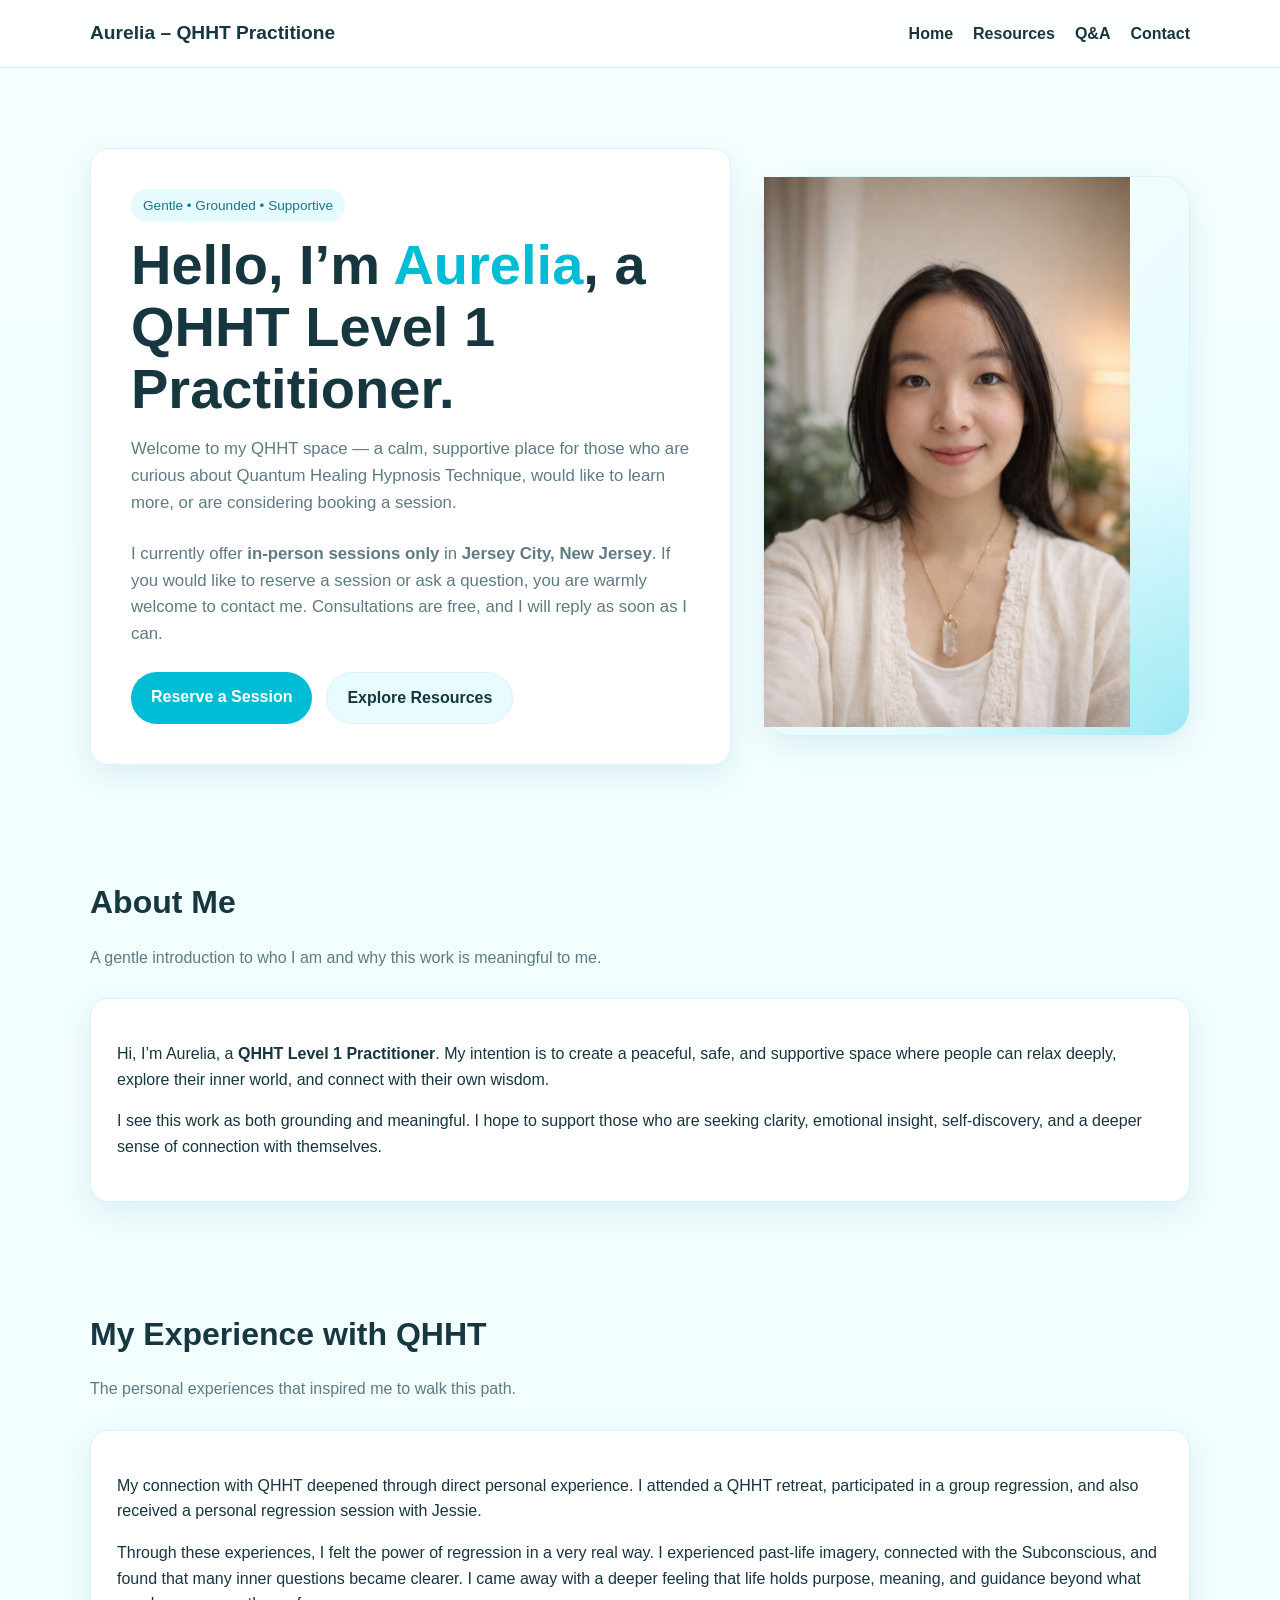
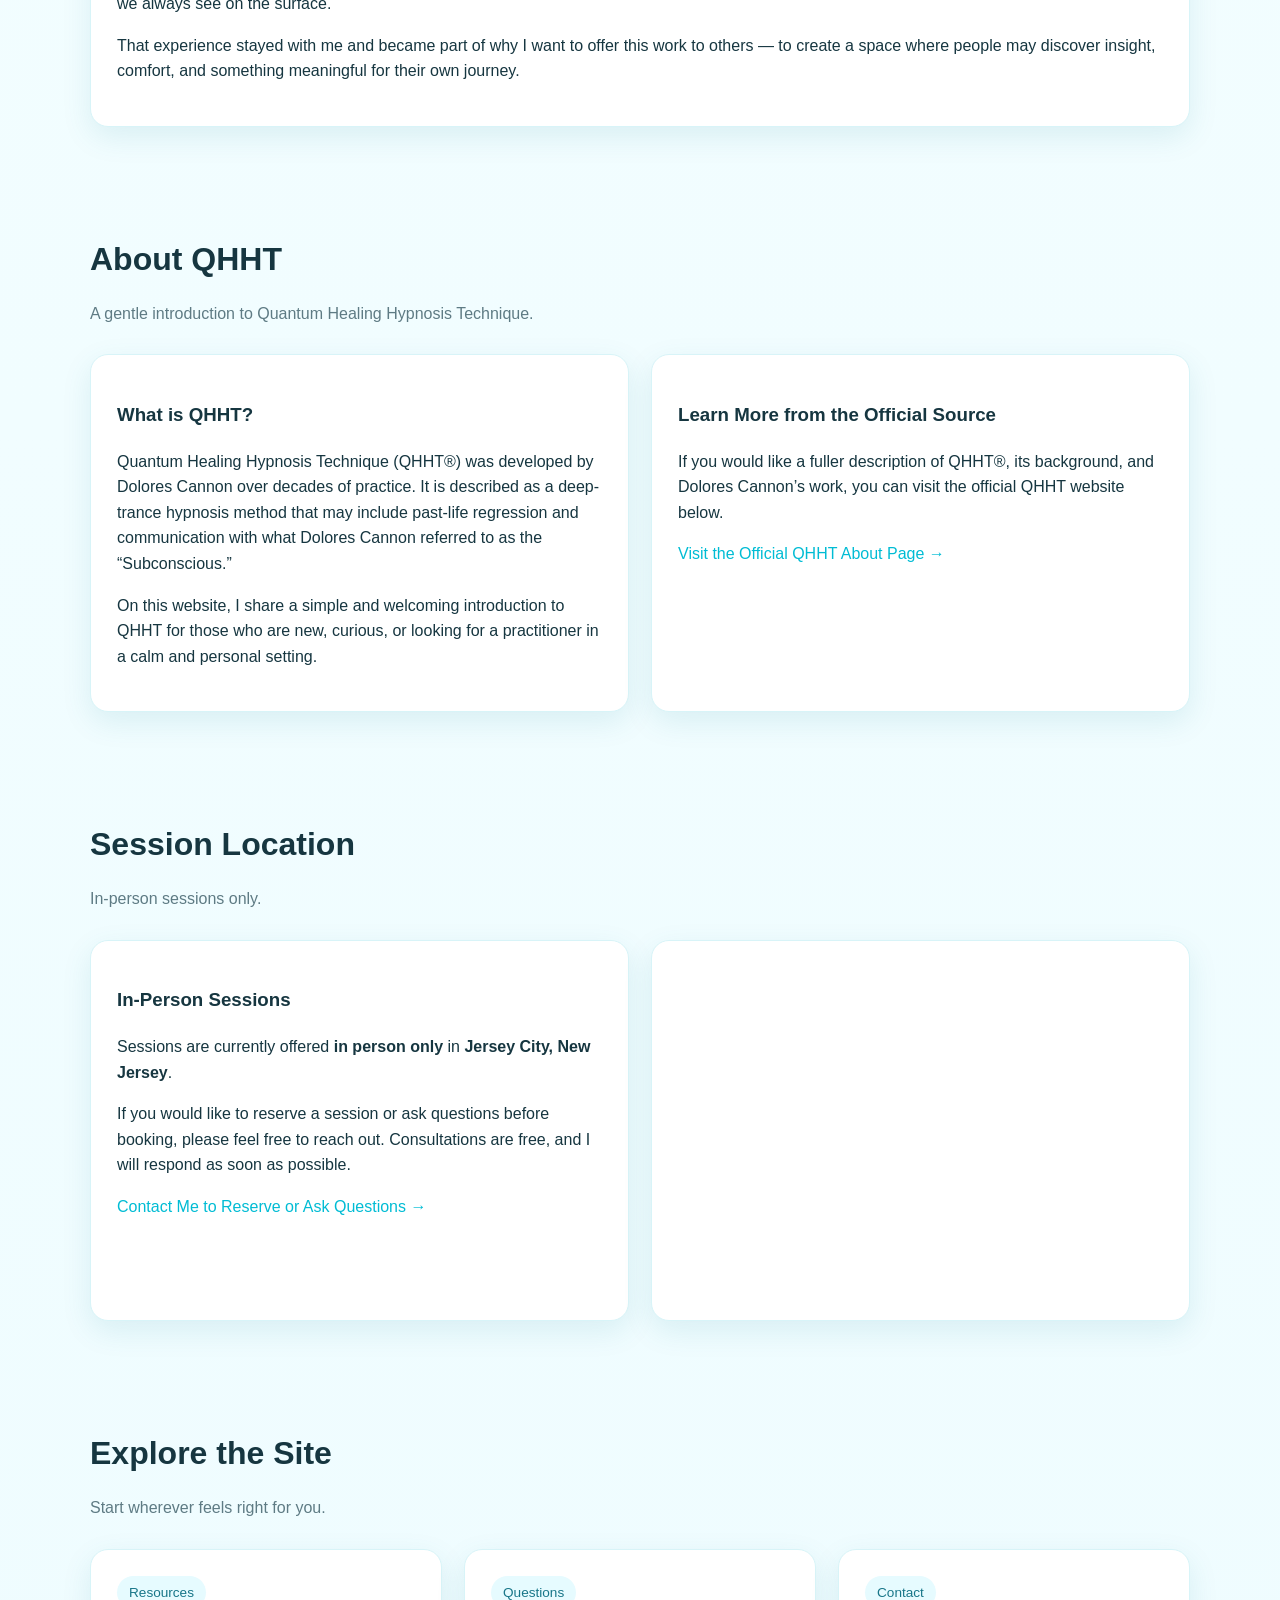
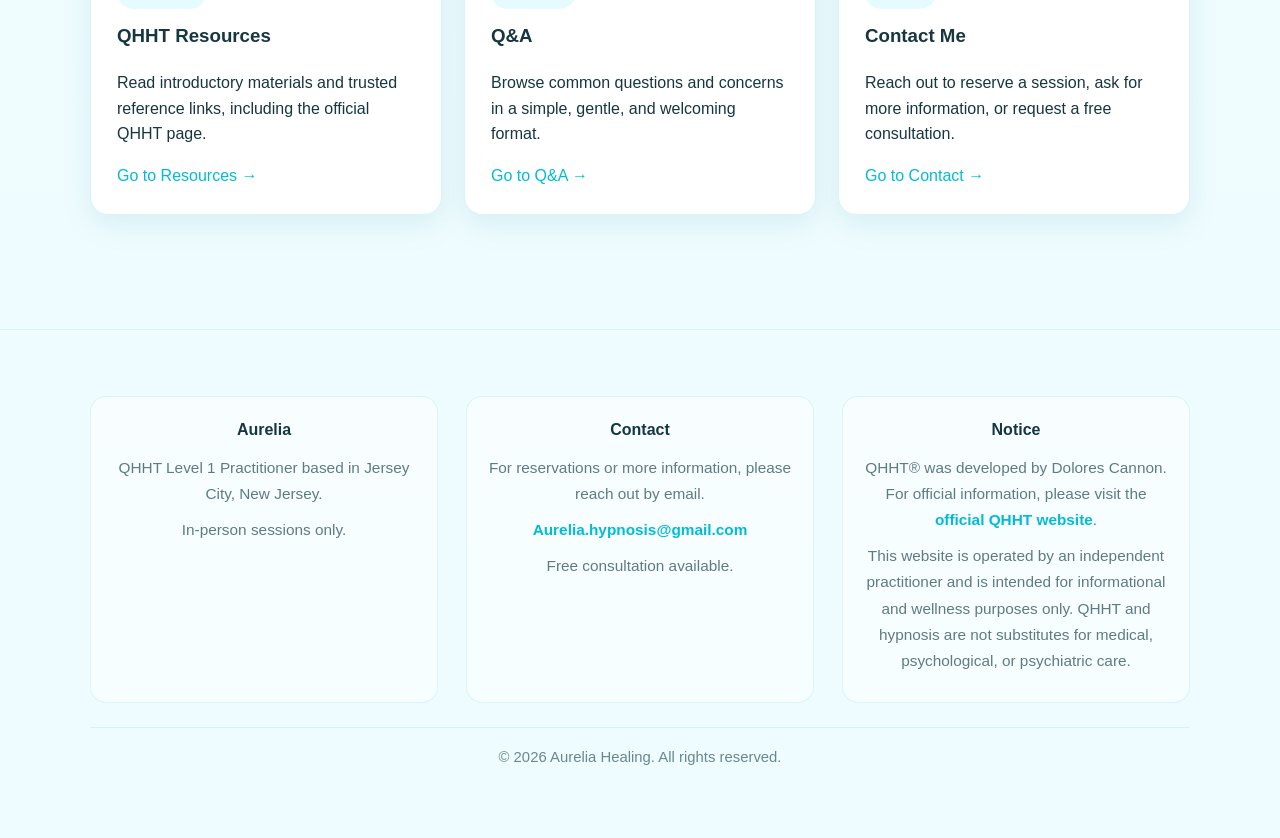
<file: index.html>
<!DOCTYPE html>
<html lang="en">

<head>
  <meta charset="UTF-8" />
  <meta name="viewport" content="width=device-width, initial-scale=1.0" />
  <title>Aurelia Healing | QHHT Practitioner</title>
  <link rel="stylesheet" href="style.css" />
</head>

<body>
  <header class="navbar">
    <div class="container nav-inner">
      <a class="brand" href="index.html">Aurelia – QHHT Practitione</a>
      <nav class="nav-links">
        <a href="index.html">Home</a>
        <a href="resources.html">Resources</a>
        <a href="qa.html">Q&amp;A</a>
        <a href="contact.html">Contact</a>
      </nav>
    </div>
  </header>

  <main>
    <section class="hero">
      <div class="container hero-grid">
        <div class="hero-card">
          <span class="tag">Gentle • Grounded • Supportive</span>
          <h1>Hello, I’m <span class="highlight">Aurelia</span>, a QHHT Level 1 Practitioner.</h1>
          <p>
            Welcome to my QHHT space — a calm, supportive place for those who are curious about
            Quantum Healing Hypnosis Technique, would like to learn more, or are considering
            booking a session.
          </p>
          <p>
            I currently offer <strong>in-person sessions only</strong> in <strong>Jersey City, New Jersey</strong>.
            If you would like to reserve a session or ask a question, you are warmly welcome to contact me.
            Consultations are free, and I will reply as soon as I can.
          </p>
          <div class="btn-group">
            <a class="btn btn-primary" href="contact.html">Reserve a Session</a>
            <a class="btn btn-secondary" href="resources.html">Explore Resources</a>
          </div>
        </div>

        <div class="hero-visual">
          <img height="550" src="images/photo02.png" alt="Portrait of Aurelia, QHHT practitioner">
        </div>
      </div>
    </section>

    <section class="section">
      <div class="container">
        <h2 class="section-title">About Me</h2>
        <p class="section-subtitle">
          A gentle introduction to who I am and why this work is meaningful to me.
        </p>

        <div class="info-card">
          <p>
            Hi, I’m Aurelia, a <strong>QHHT Level 1 Practitioner</strong>. My intention is to create
            a peaceful, safe, and supportive space where people can relax deeply, explore their inner world,
            and connect with their own wisdom.
          </p>
          <p>
            I see this work as both grounding and meaningful. I hope to support those who are seeking
            clarity, emotional insight, self-discovery, and a deeper sense of connection with themselves.
          </p>
        </div>
      </div>
    </section>

    <section class="section">
      <div class="container">
        <h2 class="section-title">My Experience with QHHT</h2>
        <p class="section-subtitle">
          The personal experiences that inspired me to walk this path.
        </p>

        <div class="info-card">
          <p>
            My connection with QHHT deepened through direct personal experience. I attended a QHHT retreat,
            participated in a group regression, and also received a personal regression session with Jessie.
          </p>
          <p>
            Through these experiences, I felt the power of regression in a very real way. I experienced past-life imagery,
            connected with the Subconscious, and found that many inner questions became clearer. I came away with a deeper
            feeling that life holds purpose, meaning, and guidance beyond what we always see on the surface.
          </p>
          <p>
            That experience stayed with me and became part of why I want to offer this work to others — to create a space
            where people may discover insight, comfort, and something meaningful for their own journey.
          </p>
        </div>
      </div>
    </section>

    <section class="section">
      <div class="container">
        <h2 class="section-title">About QHHT</h2>
        <p class="section-subtitle">
          A gentle introduction to Quantum Healing Hypnosis Technique.
        </p>

        <div class="grid-2">
          <div class="info-card">
            <h3>What is QHHT?</h3>
            <p>
              Quantum Healing Hypnosis Technique (QHHT®) was developed by Dolores Cannon over decades of practice.
              It is described as a deep-trance hypnosis method that may include past-life regression and communication
              with what Dolores Cannon referred to as the “Subconscious.”
            </p>
            <p>
              On this website, I share a simple and welcoming introduction to QHHT for those who are new,
              curious, or looking for a practitioner in a calm and personal setting.
            </p>
          </div>

          <div class="info-card">
            <h3>Learn More from the Official Source</h3>
            <p>
              If you would like a fuller description of QHHT®, its background, and Dolores Cannon’s work,
              you can visit the official QHHT website below.
            </p>
            <p>
              <a href="https://shop.qhhtofficial.com/pages/about" target="_blank" rel="noopener noreferrer">
                Visit the Official QHHT About Page →
              </a>
            </p>
          </div>
        </div>
      </div>
    </section>

    <section class="section">
      <div class="container">
        <h2 class="section-title">Session Location</h2>
        <p class="section-subtitle">
          In-person sessions only.
        </p>

        <div class="grid-2">
          <div class="info-card">
            <h3>In-Person Sessions</h3>
            <p>
              Sessions are currently offered <strong>in person only</strong> in <strong>Jersey City, New Jersey</strong>.
            </p>
            <p>
              If you would like to reserve a session or ask questions before booking, please feel free to reach out.
              Consultations are free, and I will respond as soon as possible.
            </p>
            <p>
              <a href="contact.html">Contact Me to Reserve or Ask Questions →</a>
            </p>
          </div>

          <div class="info-card map-card">
            <iframe title="Jersey City map"
              src="https://maps.google.com/maps?q=Jersey%20City%2C%20NJ&t=&z=12&ie=UTF8&iwloc=&output=embed"
              width="100%" height="320" style="border:0;" loading="lazy" referrerpolicy="no-referrer-when-downgrade">
            </iframe>
          </div>
        </div>
      </div>
    </section>

    <section class="section">
      <div class="container">
        <h2 class="section-title">Explore the Site</h2>
        <p class="section-subtitle">
          Start wherever feels right for you.
        </p>

        <div class="grid-3">
          <div class="feature-card">
            <span class="tag">Resources</span>
            <h3>QHHT Resources</h3>
            <p>Read introductory materials and trusted reference links, including the official QHHT page.</p>
            <a href="resources.html">Go to Resources →</a>
          </div>

          <div class="feature-card">
            <span class="tag">Questions</span>
            <h3>Q&amp;A</h3>
            <p>Browse common questions and concerns in a simple, gentle, and welcoming format.</p>
            <a href="qa.html">Go to Q&amp;A →</a>
          </div>

          <div class="feature-card">
            <span class="tag">Contact</span>
            <h3>Contact Me</h3>
            <p>Reach out to reserve a session, ask for more information, or request a free consultation.</p>
            <a href="contact.html">Go to Contact →</a>
          </div>
        </div>
      </div>
    </section>
  </main>

  <footer class="footer">
    <div class="container footer-grid">
      <div class="footer-col">
        <h4>Aurelia</h4>
        <p>
          QHHT Level 1 Practitioner based in Jersey City, New Jersey.
        </p>
        <p>
          In-person sessions only.
        </p>
      </div>

      <div class="footer-col">
        <h4>Contact</h4>
        <p>
          For reservations or more information, please reach out by email.
        </p>
        <p>
          <a class="contactEmail" href="mailto:your-email@gmail.com">your-email@gmail.com</a>
        </p>
        <p>
          Free consultation available.
        </p>
      </div>

      <div class="footer-col">
        <h4>Notice</h4>
        <p>
          QHHT® was developed by Dolores Cannon. For official information, please visit the
          <a href="https://shop.qhhtofficial.com/pages/about" target="_blank" rel="noopener noreferrer">official QHHT website</a>.
        </p>
        <p class="footer-note">
          This website is operated by an independent practitioner and is intended for informational and wellness purposes only.
          QHHT and hypnosis are not substitutes for medical, psychological, or psychiatric care.
        </p>
      </div>
    </div>

    <div class="container footer-bottom">
      <p class="copyright"></p>
    </div>
  </footer>

  <script src="script.js"></script>
</body>

</html>
</file>
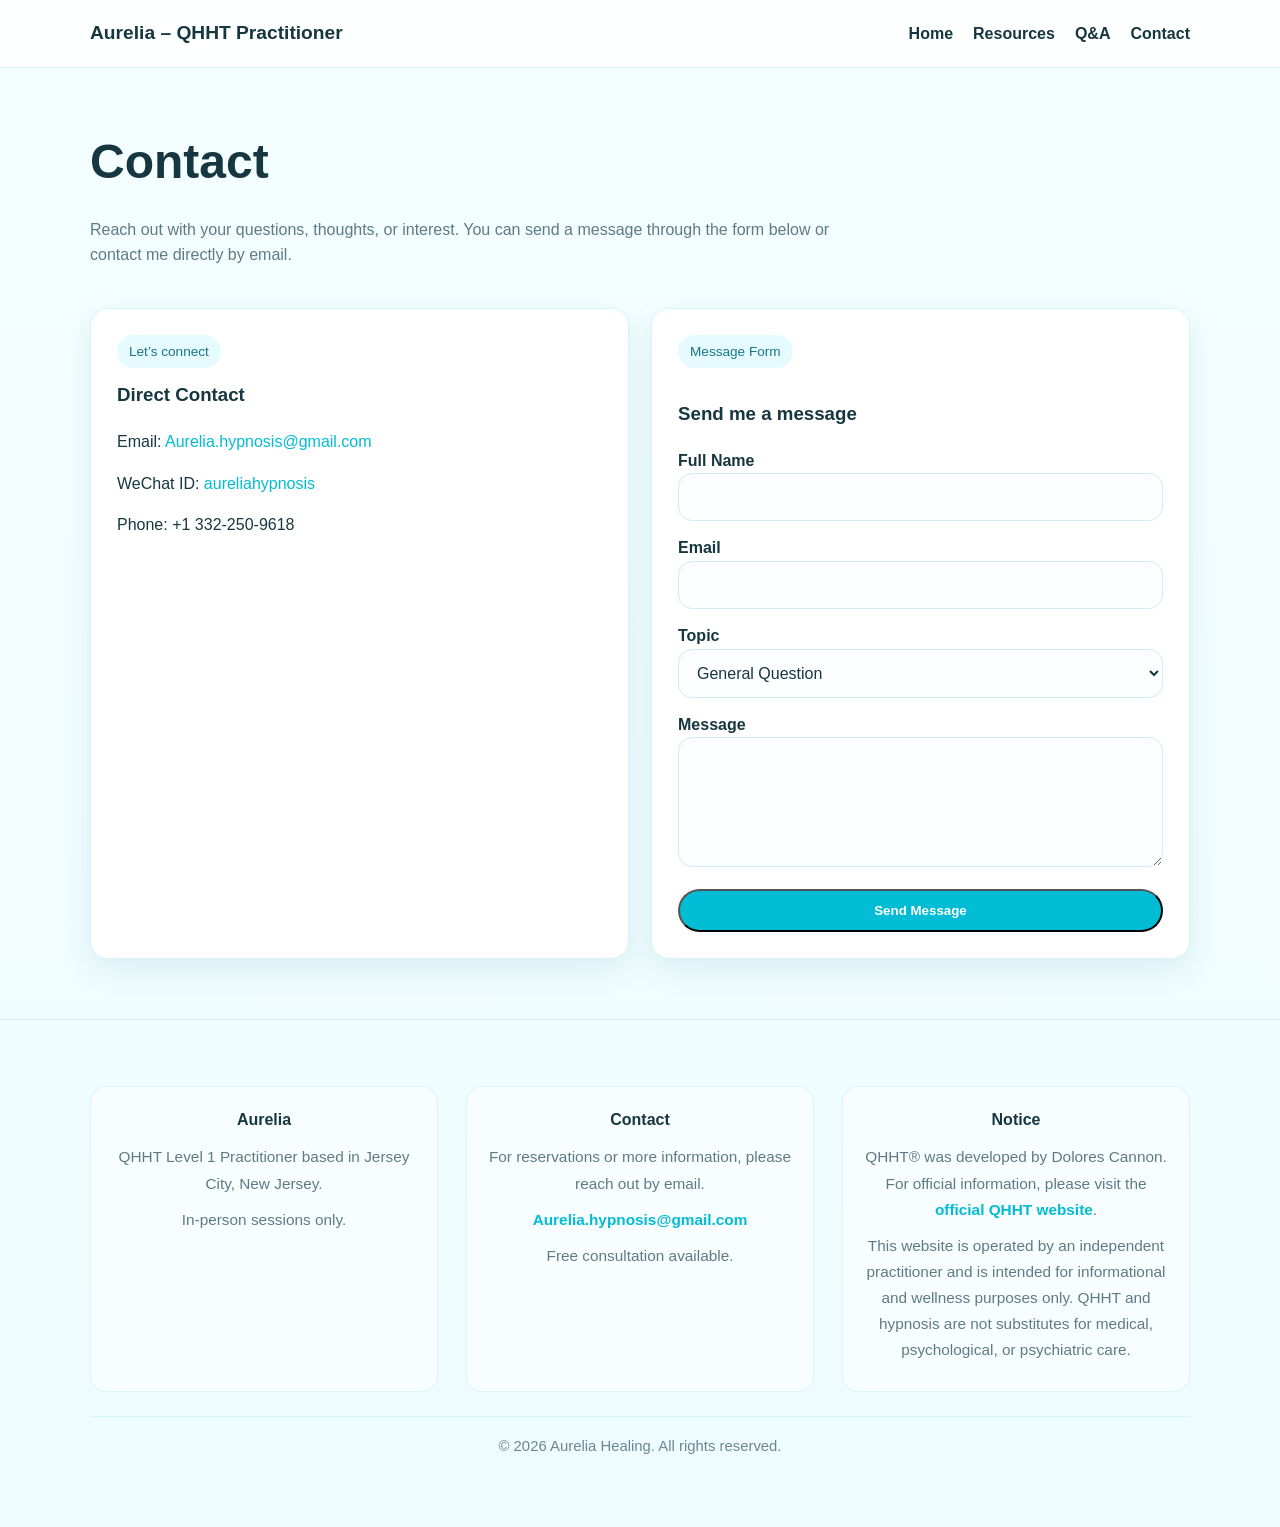
<file: contact.html>
<!DOCTYPE html>
<html lang="en">

<head>
  <meta charset="UTF-8" />
  <meta name="viewport" content="width=device-width, initial-scale=1.0" />
  <title>Aurelia – QHHT Practitioner | Contact</title>
  <link rel="stylesheet" href="style.css" />
</head>

<body>
  <header class="navbar">
    <div class="container nav-inner">
      <a class="brand" href="index.html">Aurelia – QHHT Practitioner</a>
      <nav class="nav-links">
        <a href="index.html">Home</a>
        <a href="resources.html">Resources</a>
        <a href="qa.html">Q&A</a>
        <a href="contact.html">Contact</a>
      </nav>
    </div>
  </header>

  <main class="container">
    <section class="page-header">
      <h1>Contact</h1>
      <p>
        Reach out with your questions, thoughts, or interest. You can send a message through the form
        below or contact me directly by email.
      </p>
    </section>

    <section class="grid-2">
      <div class="contact-card">
        <span class="tag">Let’s connect</span>
        <h3>Direct Contact</h3>
        <p>Email: <a class="contactEmail"></a></p>
        <p>WeChat ID: <a href="images/wechat.jpg">aureliahypnosis</a></p>
        <p>Phone: +1 332-250-9618</p>
        <p class="note">
        </p>
      </div>

      <div class="form-card">
        <span class="tag">Message Form</span>
        <h3>Send me a message</h3>

        <form action="https://formsubmit.co/aurelia.hypnosis@gmail.com" method="POST">
          <input type="hidden" name="_captcha" value="false">
          <input type="hidden" name="_next" value="https://tingttt.github.io/QHHT/thankyou.html">
          <input type="hidden" name="_subject" value="New QHHT Inquiry - Aurelia Website">

          <div>
            <label for="name">Full Name</label>
            <input id="name" name="name" type="text" required />
          </div>

          <div>
            <label for="email">Email</label>
            <input id="email" name="email" type="email" required />
          </div>

          <div>
            <label for="topic">Topic</label>
            <select id="topic" name="topic">
              <option value="general">General Question</option>
              <option value="qhht">Book a Session</option>
            </select>
          </div>

          <div>
            <label for="message">Message</label>
            <textarea id="message" name="message" required></textarea>
          </div>

          <button class="btn btn-primary" type="submit">Send Message</button>
        </form>
      </div>
    </section>
  </main>

  <footer class="footer">
    <div class="container footer-grid">
      <div class="footer-col">
        <h4>Aurelia</h4>
        <p>
          QHHT Level 1 Practitioner based in Jersey City, New Jersey.
        </p>
        <p>
          In-person sessions only.
        </p>
      </div>

      <div class="footer-col">
        <h4>Contact</h4>
        <p>
          For reservations or more information, please reach out by email.
        </p>
        <p>
          <a class="contactEmail" href="mailto:your-email@gmail.com">your-email@gmail.com</a>
        </p>
        <p>
          Free consultation available.
        </p>
      </div>

      <div class="footer-col">
        <h4>Notice</h4>
        <p>
          QHHT® was developed by Dolores Cannon. For official information, please visit the
          <a href="https://shop.qhhtofficial.com/pages/about" target="_blank" rel="noopener noreferrer">official QHHT
            website</a>.
        </p>
        <p class="footer-note">
          This website is operated by an independent practitioner and is intended for informational and wellness
          purposes only.
          QHHT and hypnosis are not substitutes for medical, psychological, or psychiatric care.
        </p>
      </div>
    </div>

    <div class="container footer-bottom">
      <p class="copyright"></p>
    </div>
  </footer>
  <script src="script.js"></script>
</body>

</html>
</file>
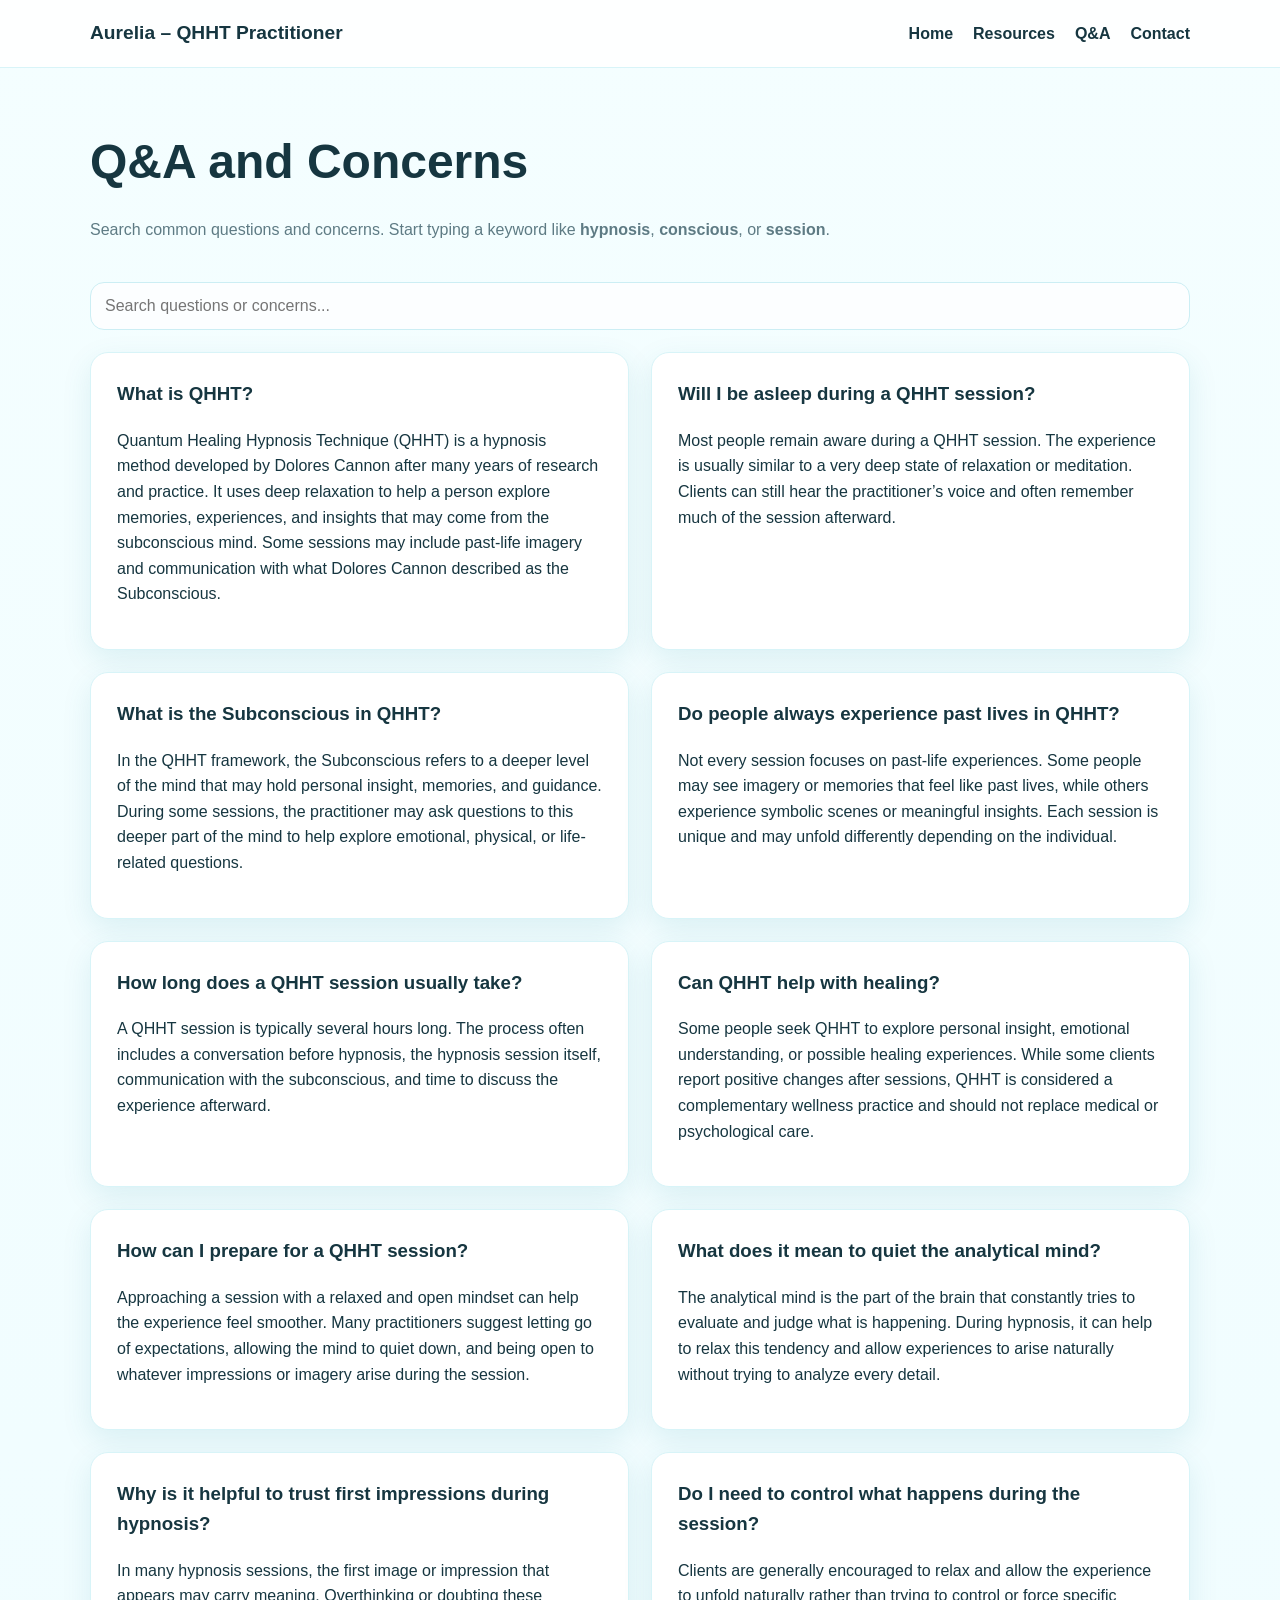
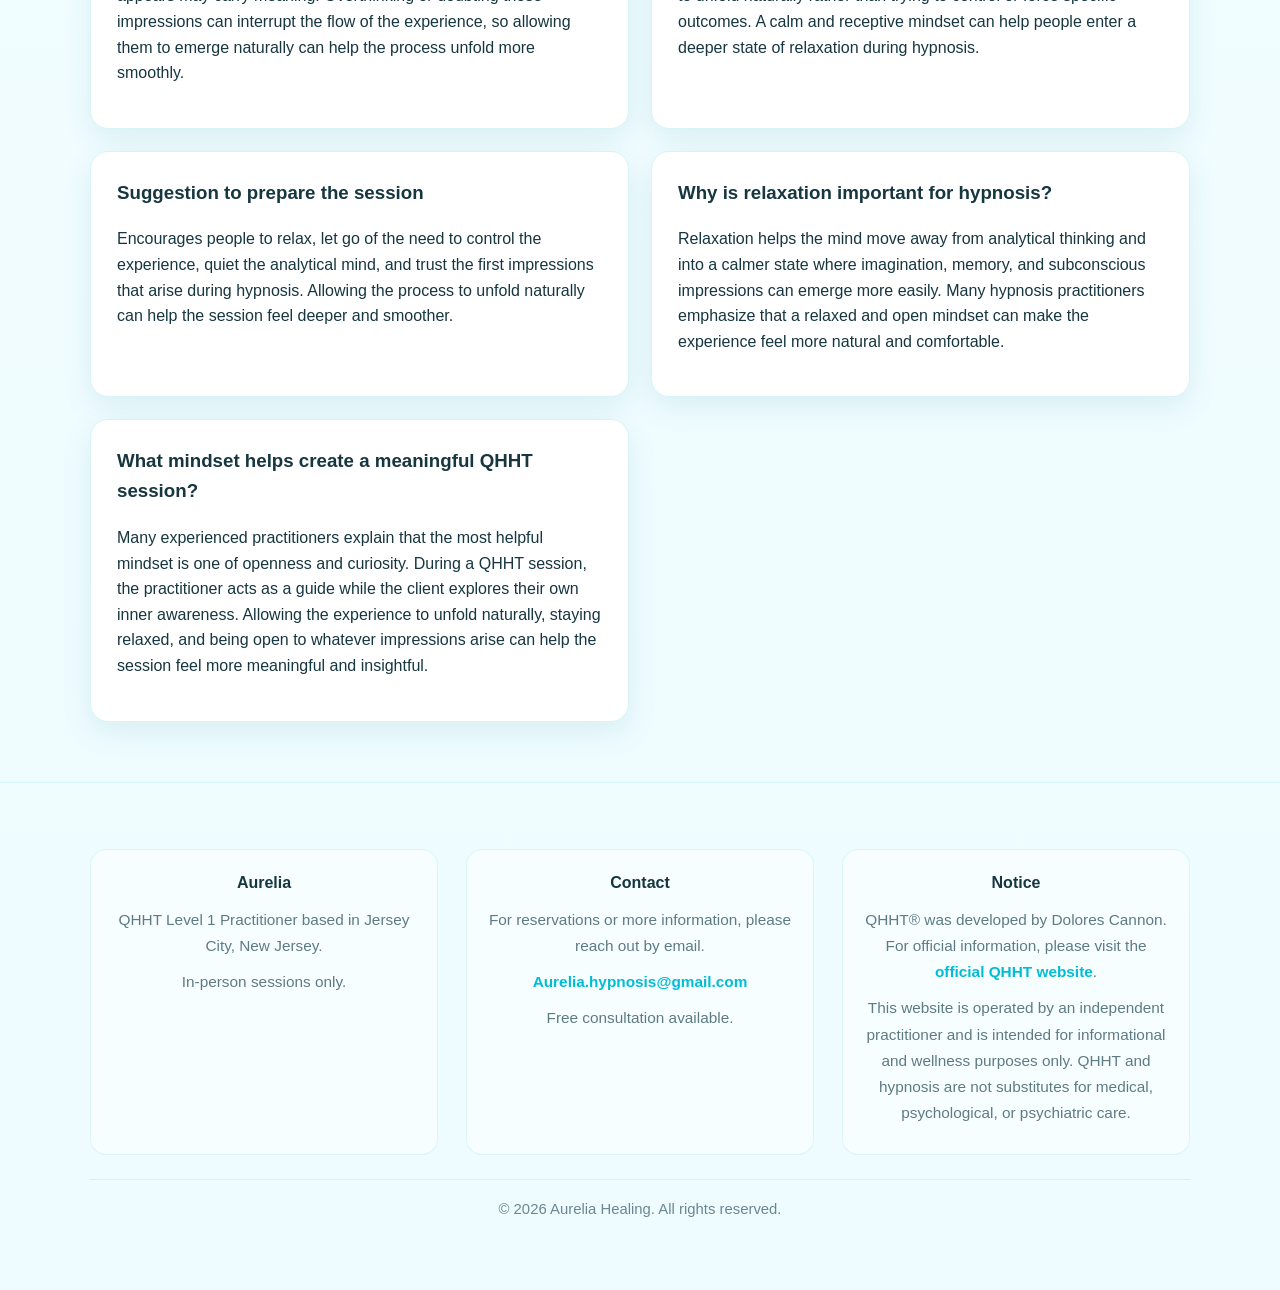
<file: qa.html>
<!DOCTYPE html>
<html lang="en">

<head>
    <meta charset="UTF-8" />
    <meta name="viewport" content="width=device-width, initial-scale=1.0" />
    <title>Aurelia – QHHT Practitioner | Q&A</title>
    <link rel="stylesheet" href="style.css" />
</head>

<body>
    <header class="navbar">
        <div class="container nav-inner">
            <a class="brand" href="index.html">Aurelia – QHHT Practitioner</a>
            <nav class="nav-links">
                <a href="index.html">Home</a>
                <a href="resources.html">Resources</a>
                <a href="qa.html">Q&A</a>
                <a href="contact.html">Contact</a>
            </nav>
        </div>
    </header>

    <main class="container">
        <section class="page-header">
            <h1>Q&A and Concerns</h1>
            <p>
                Search common questions and concerns. Start typing a keyword like
                <strong>hypnosis</strong>, <strong>conscious</strong>, or <strong>session</strong>.
            </p>
        </section>

        <section class="search-box">
            <input type="text" id="searchInput" placeholder="Search questions or concerns..." />
        </section>



        </section>

        <section class="grid-2" id="qaList"></section>
    </main>

  <footer class="footer">
    <div class="container footer-grid">
      <div class="footer-col">
        <h4>Aurelia</h4>
        <p>
          QHHT Level 1 Practitioner based in Jersey City, New Jersey.
        </p>
        <p>
          In-person sessions only.
        </p>
      </div>

      <div class="footer-col">
        <h4>Contact</h4>
        <p>
          For reservations or more information, please reach out by email.
        </p>
        <p>
          <a class="contactEmail" href="mailto:your-email@gmail.com">your-email@gmail.com</a>
        </p>
        <p>
          Free consultation available.
        </p>
      </div>

      <div class="footer-col">
        <h4>Notice</h4>
        <p>
          QHHT® was developed by Dolores Cannon. For official information, please visit the
          <a href="https://shop.qhhtofficial.com/pages/about" target="_blank" rel="noopener noreferrer">official QHHT website</a>.
        </p>
        <p class="footer-note">
          This website is operated by an independent practitioner and is intended for informational and wellness purposes only.
          QHHT and hypnosis are not substitutes for medical, psychological, or psychiatric care.
        </p>
      </div>
    </div>

    <div class="container footer-bottom">
      <p class="copyright"></p>
    </div>
  </footer>

    <script src="script.js"></script>
</body>

</html>
</file>
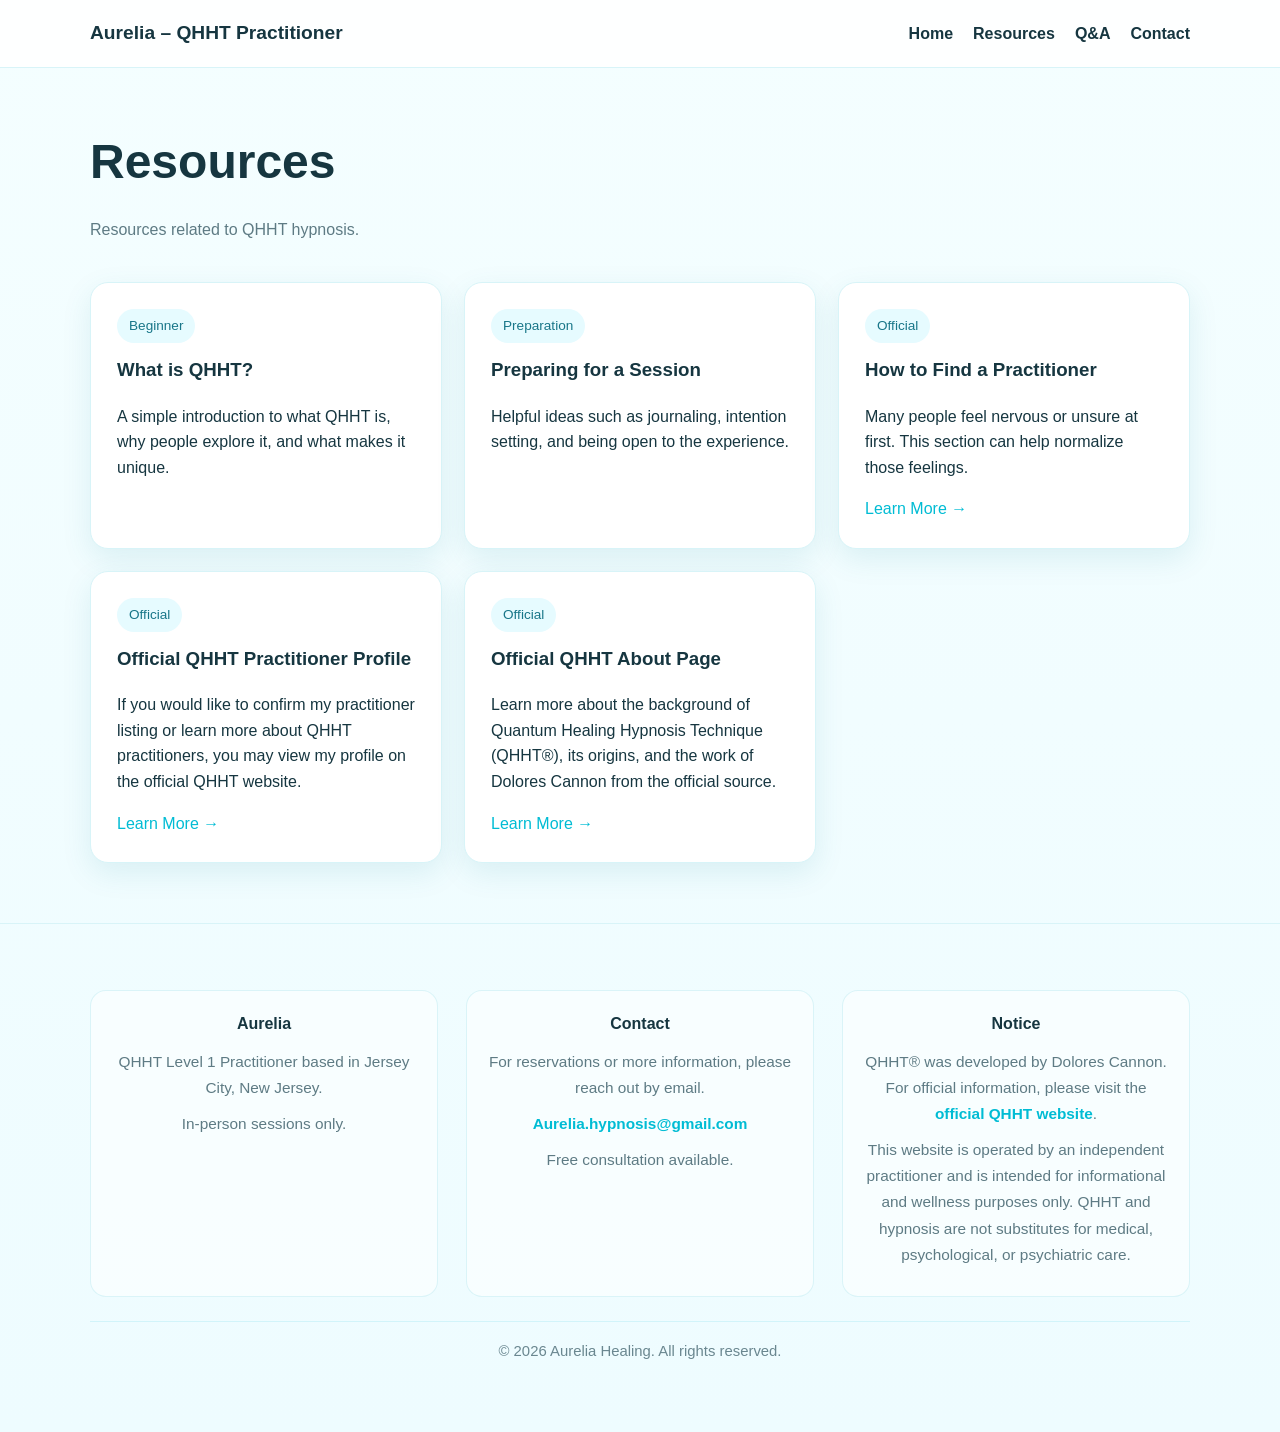
<file: resources.html>
<!DOCTYPE html>
<html lang="en">

<head>
  <meta charset="UTF-8" />
  <meta name="viewport" content="width=device-width, initial-scale=1.0" />
  <title>Aurelia – QHHT Practitioner | Resources</title>
  <link rel="stylesheet" href="style.css" />
</head>

<body>
  <header class="navbar">
    <div class="container nav-inner">
      <a class="brand" href="index.html">Aurelia – QHHT Practitioner</a>
      <nav class="nav-links">
        <a href="index.html">Home</a>
        <a href="resources.html">Resources</a>
        <a href="qa.html">Q&A</a>
        <a href="contact.html">Contact</a>
      </nav>
    </div>
  </header>

  <main class="container">
    <section class="page-header">
      <h1>Resources</h1>
      <p>
        Resources related to QHHT hypnosis.
      </p>
    </section>

    <section class="grid-3" id="resourcesList"></section>


  </main>

  <footer class="footer">
    <div class="container footer-grid">
      <div class="footer-col">
        <h4>Aurelia</h4>
        <p>
          QHHT Level 1 Practitioner based in Jersey City, New Jersey.
        </p>
        <p>
          In-person sessions only.
        </p>
      </div>

      <div class="footer-col">
        <h4>Contact</h4>
        <p>
          For reservations or more information, please reach out by email.
        </p>
        <p>
          <a class ="contactEmail" href="mailto:your-email@gmail.com">your-email@gmail.com</a>
        </p>
        <p>
          Free consultation available.
        </p>
      </div>

      <div class="footer-col">
        <h4>Notice</h4>
        <p>
          QHHT® was developed by Dolores Cannon. For official information, please visit the
          <a href="https://shop.qhhtofficial.com/pages/about" target="_blank" rel="noopener noreferrer">official QHHT website</a>.
        </p>
        <p class="footer-note">
          This website is operated by an independent practitioner and is intended for informational and wellness purposes only.
          QHHT and hypnosis are not substitutes for medical, psychological, or psychiatric care.
        </p>
      </div>
    </div>

    <div class="container footer-bottom">
      <p class="copyright"></p>
    </div>
  </footer>
  <script src="script.js"></script>
</body>

</html>
</file>
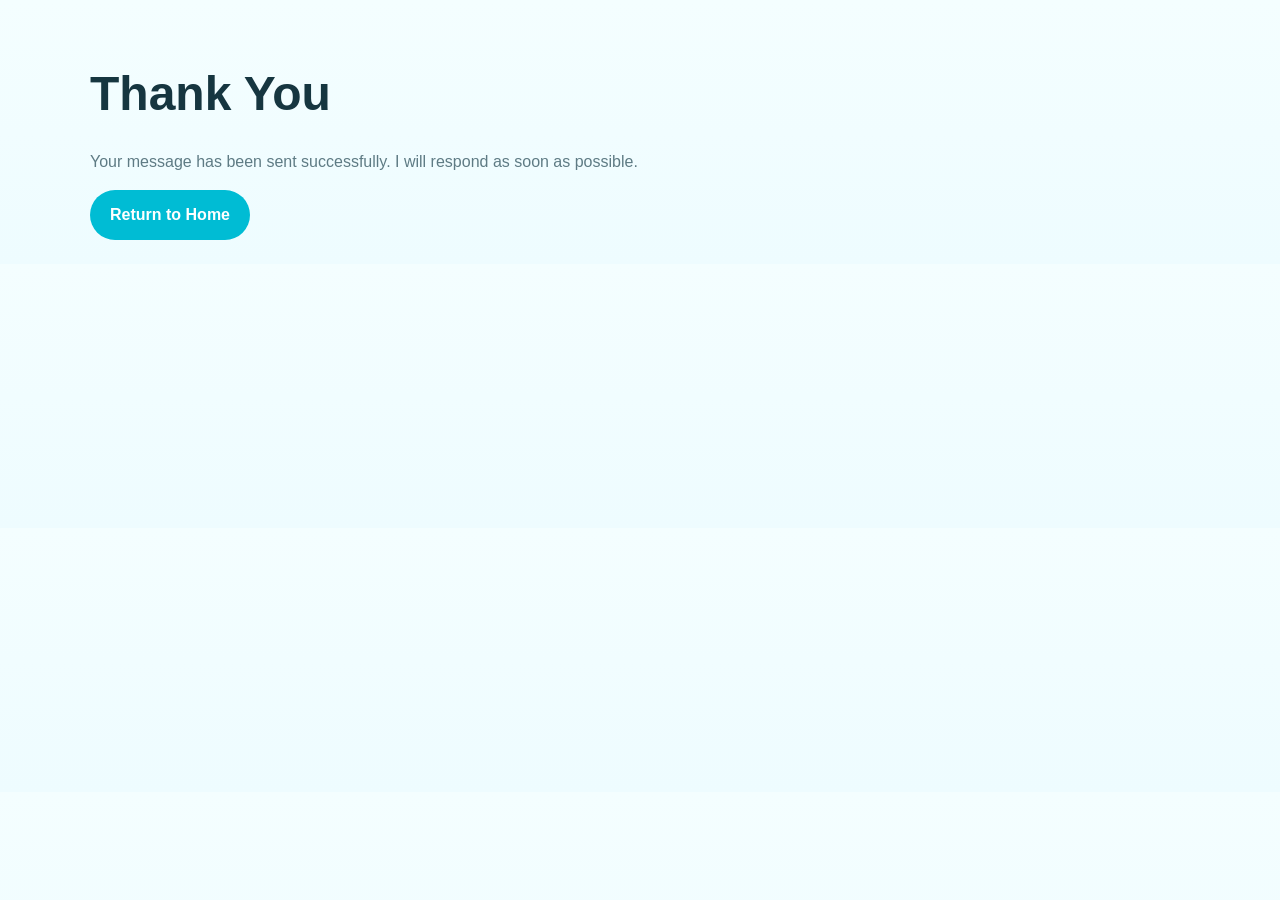
<file: thankyou.html>
<!DOCTYPE html>
<html lang="en">
<head>
<meta charset="UTF-8">
<title>Thank You</title>
<link rel="stylesheet" href="style.css">
</head>

<body>

<main class="container">
  <section class="page-header">
    <h1>Thank You</h1>
    <p>
      Your message has been sent successfully.
      I will respond as soon as possible.
    </p>

    <a class="btn btn-primary" href="index.html">
      Return to Home
    </a>
  </section>
</main>

</body>
</html>
</file>
<file: style.css>
:root {
  --primary: #00bcd4;
  --primary-light: #7fe7f2;
  --bg: #eefcff;
  --card: #ffffff;
  --text: #163640;
  --muted: #5e7b84;
  --border: #d8f4f8;
  --shadow: 0 10px 30px rgba(0, 120, 140, 0.10);
  --radius: 18px;
  --max-width: 1100px;
}

* {
  box-sizing: border-box;
}

html {
  scroll-behavior: smooth;
}

body {
  margin: 0;
  font-family: Arial, Helvetica, sans-serif;
  background: linear-gradient(to bottom, #f4feff, #eefcff);
  color: var(--text);
  line-height: 1.6;
}

a {
  color: var(--primary);
  text-decoration: none;
}

a:hover {
  opacity: 0.85;
}

.container {
  width: min(92%, var(--max-width));
  margin: 0 auto;
}

.navbar {
  position: sticky;
  top: 0;
  z-index: 20;
  background: rgba(255, 255, 255, 0.88);
  backdrop-filter: blur(10px);
  border-bottom: 1px solid var(--border);
}

.nav-inner {
  display: flex;
  justify-content: space-between;
  align-items: center;
  padding: 18px 0;
}

.brand {
  font-size: 1.2rem;
  font-weight: 700;
  color: var(--text);
}

.nav-links {
  display: flex;
  gap: 20px;
  flex-wrap: wrap;
}

.nav-links a {
  color: var(--text);
  font-weight: 600;
}

.hero {
  padding: 80px 0 60px;
}

.hero-grid {
  display: grid;
  grid-template-columns: 1.2fr 0.8fr;
  gap: 32px;
  align-items: center;
}

.hero-card,
.info-card,
.feature-card,
.resource-card,
.qa-card,
.contact-card,
.form-card {
  background: var(--card);
  border: 1px solid var(--border);
  border-radius: var(--radius);
  box-shadow: var(--shadow);
}

.hero-card {
  padding: 40px;
}

.hero h1 {
  font-size: clamp(2rem, 5vw, 3.5rem);
  line-height: 1.1;
  margin: 0 0 16px;
}

.hero p {
  color: var(--muted);
  font-size: 1.05rem;
  margin-bottom: 24px;
}

.hero-visual {
  min-height: 340px;
  border-radius: 28px;
  background:
    radial-gradient(circle at top left, rgba(127,231,242,0.75), transparent 35%),
    radial-gradient(circle at bottom right, rgba(0,188,212,0.28), transparent 40%),
    linear-gradient(135deg, #ffffff, #dafaff);
  border: 1px solid var(--border);
  box-shadow: var(--shadow);
}

.btn-group {
  display: flex;
  gap: 14px;
  flex-wrap: wrap;
}

.btn {
  display: inline-block;
  padding: 12px 20px;
  border-radius: 999px;
  font-weight: 700;
  transition: transform 0.2s ease, opacity 0.2s ease;
}

.btn:hover {
  transform: translateY(-2px);
}

.btn-primary {
  background: var(--primary);
  color: white;
}

.btn-secondary {
  background: #e8fbfe;
  color: var(--text);
  border: 1px solid var(--border);
}

.section {
  padding: 26px 0 54px;
}

.section-title {
  font-size: 2rem;
  margin-bottom: 10px;
}

.section-subtitle {
  color: var(--muted);
  margin-bottom: 28px;
}

.grid-2,
.grid-3 {
  display: grid;
  gap: 22px;
}

.grid-2 {
  grid-template-columns: repeat(2, 1fr);
}

.grid-3 {
  grid-template-columns: repeat(3, 1fr);
}

.info-card,
.feature-card,
.resource-card,
.qa-card,
.contact-card,
.form-card {
  padding: 26px;
}

.feature-card h3,
.resource-card h3,
.qa-card h3,
.contact-card h3 {
  margin-top: 0;
}

.tag {
  display: inline-block;
  padding: 6px 12px;
  background: #e6fbff;
  color: #187689;
  border-radius: 999px;
  font-size: 0.85rem;
  margin-bottom: 12px;
}

.page-header {
  padding: 56px 0 24px;
}

.page-header h1 {
  margin: 0 0 12px;
  font-size: clamp(2rem, 4.5vw, 3rem);
}

.page-header p {
  color: var(--muted);
  max-width: 760px;
}

form {
  display: flex;
  flex-direction: column;
  gap: 14px;
}

label {
  font-weight: 700;
  margin-bottom: 4px;
}

input,
textarea,
select {
  width: 100%;
  padding: 14px 14px;
  border: 1px solid #cceef4;
  border-radius: 14px;
  font-size: 1rem;
  background: #fcfeff;
  color: var(--text);
}

input:focus,
textarea:focus,
select:focus {
  outline: 2px solid rgba(0, 188, 212, 0.18);
  border-color: var(--primary);
}

textarea {
  resize: vertical;
  min-height: 130px;
}

.search-box {
  margin-bottom: 22px;
}

.footer {
  margin-top: 60px;
  padding: 28px 0 40px;
  border-top: 1px solid var(--border);
  color: var(--muted);
  text-align: center;
}

.note {
  font-size: 0.95rem;
  color: var(--muted);
}

.list-clean {
  padding-left: 18px;
}

.list-clean li {
  margin-bottom: 10px;
}

.highlight {
  color: var(--primary);
  font-weight: 700;
}

@media (max-width: 900px) {
  .hero-grid,
  .grid-2,
  .grid-3 {
    grid-template-columns: 1fr;
  }

  .nav-inner {
    flex-direction: column;
    gap: 12px;
  }

  .hero {
    padding-top: 50px;
  }

  .hero-card {
    padding: 28px;
  }
}


.footer .container {
  width: min(92%, var(--max-width));
}

.footer-grid {
  display: grid;
  grid-template-columns: repeat(3, 1fr);
  gap: 28px;
  padding: 38px 0 24px;
}

.footer-col {
  background: rgba(255, 255, 255, 0.55);
  border: 1px solid rgba(216, 244, 248, 0.95);
  border-radius: 16px;
  padding: 20px 20px 18px;
}

.footer-col h4 {
  margin: 0 0 12px;
  font-size: 1rem;
  color: var(--text);
}

.footer-col p {
  margin: 0 0 10px;
  font-size: 0.96rem;
  line-height: 1.7;
  color: var(--muted);
}

.footer-col a {
  color: var(--primary);
  text-decoration: none;
  font-weight: 600;
}

.footer-col a:hover {
  opacity: 0.85;
  text-decoration: underline;
}

.footer-note {
  font-size: 0.92rem;
  color: var(--muted);
}

.footer-bottom {
  padding: 18px 0 28px;
  border-top: 1px solid rgba(0, 188, 212, 0.12);
  text-align: center;
}

.footer-bottom p {
  margin: 0;
  font-size: 0.93rem;
  color: #6a8790;
}

@media (max-width: 900px) {
  .footer-grid {
    grid-template-columns: 1fr;
    gap: 18px;
    padding: 30px 0 18px;
  }

  .footer-col {
    padding: 18px;
  }

  .footer-bottom {
    padding: 16px 0 24px;
  }
}
</file>
